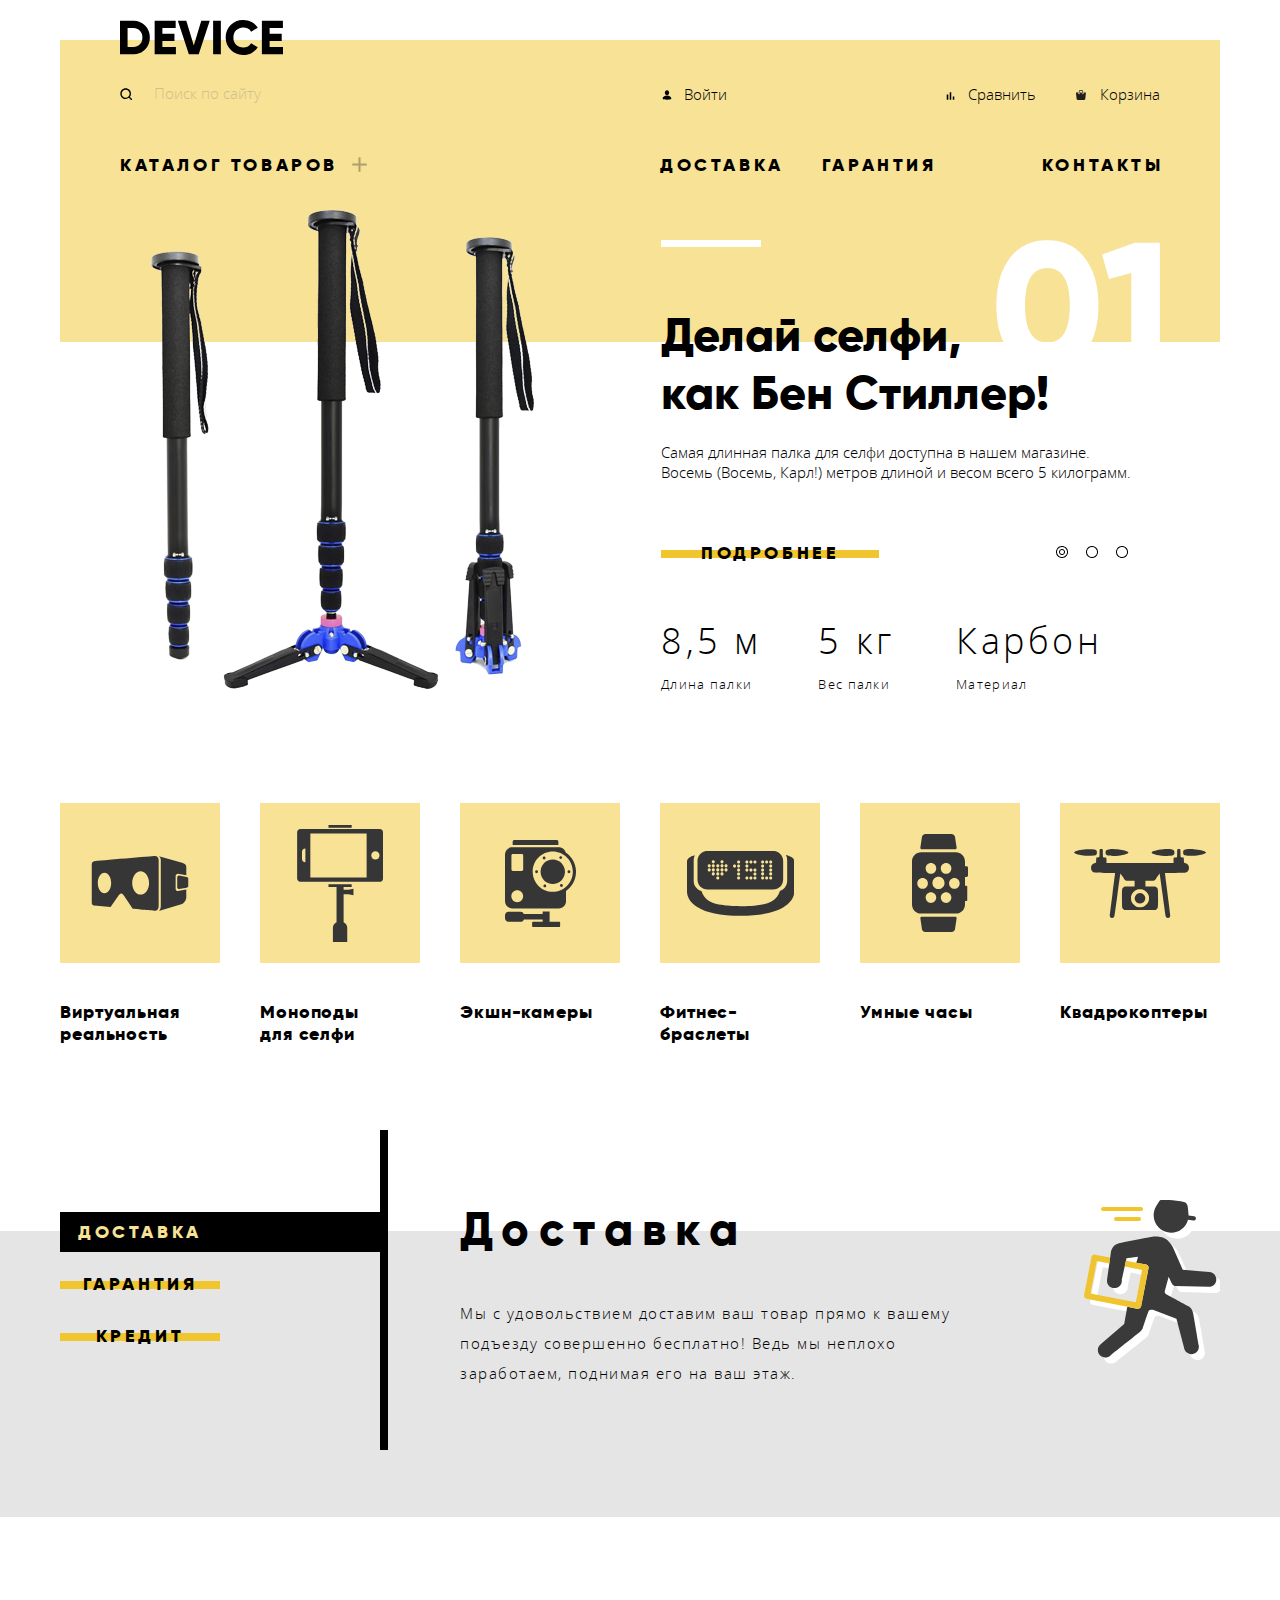
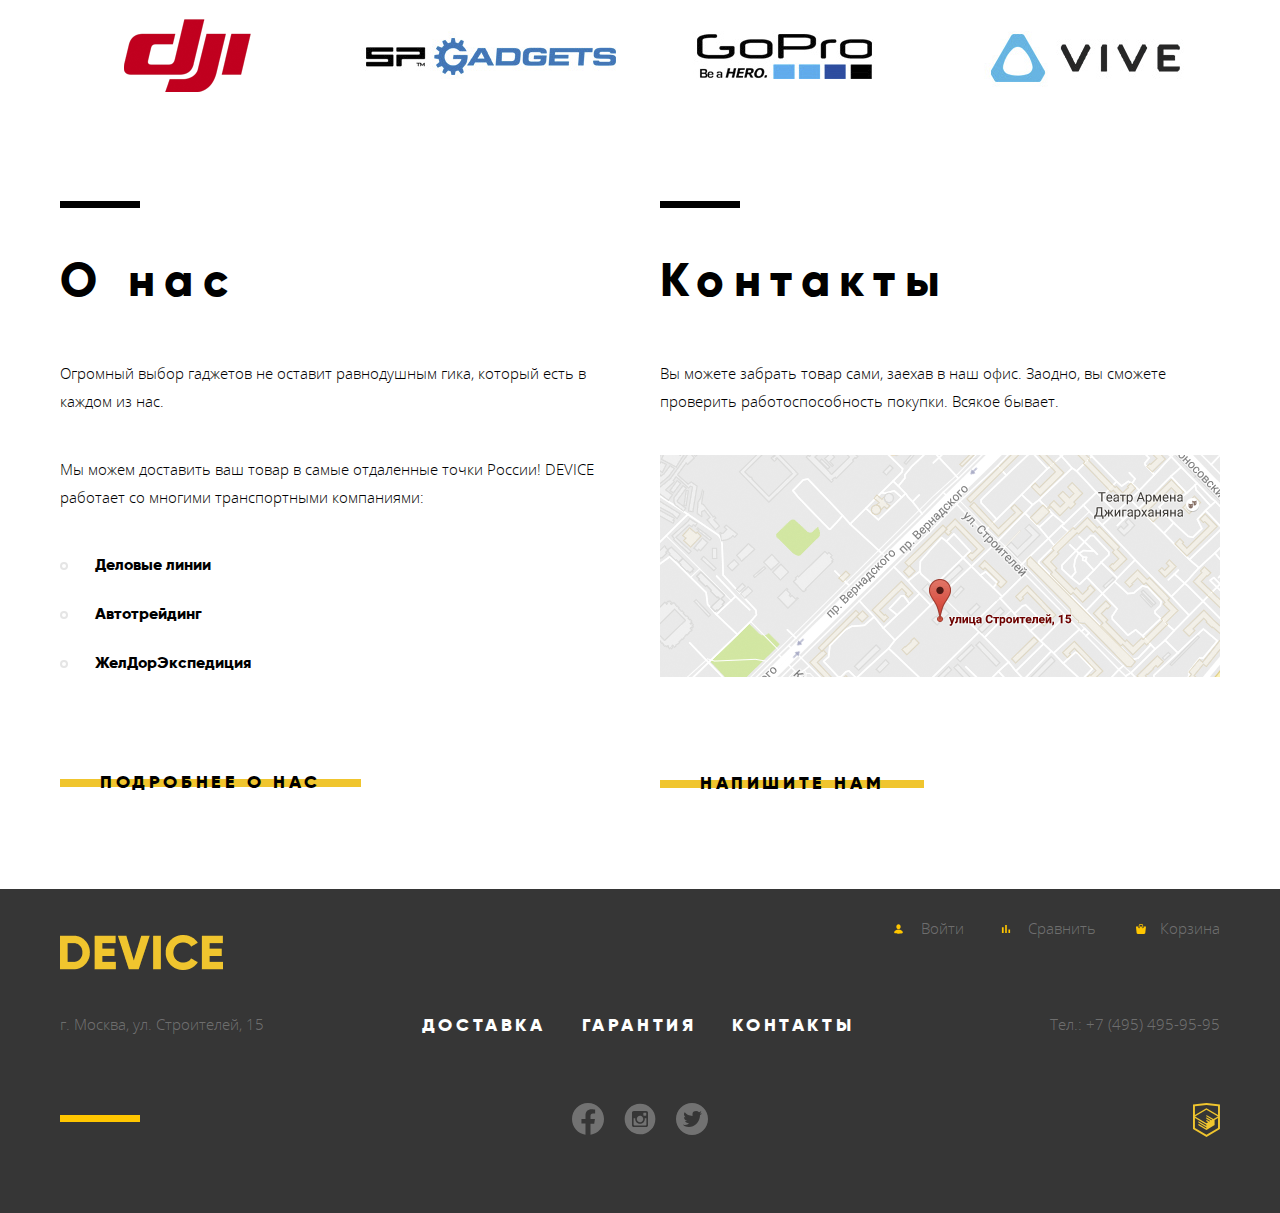
<file: index.html>
<!DOCTYPE html>
<html class="page" lang="ru">
<head>
  <meta charset="utf-8">
  <title>HTML Academy: Девайс</title>
  <link rel="icon" href="favicon.ico?v=4">
  <link rel="preconnect" href="https://fonts.gstatic.com">
  <link href="https://fonts.googleapis.com/css2?family=Roboto&display=swap" rel="stylesheet">
  <link href="css/normalize.css" rel="stylesheet">
  <link href="css/style.min.css" rel="stylesheet">
</head>
<body id="body" class="page-body">
	<header class="main-header">
		<div class="main-logo">
			<a href=""><img alt="Логотип" src="img/logo.svg" width="163" height="35"></a>
		</div>
    <div class="active-block">
      <div class="seach-form-container">
        <form class="seach-form" action="https://echo.htmlacademy.ru/" method="post">
      		<input type="text" id="seach-form" class="seach-form-input" name="seach-form-input" autocomplete="off" placeholder="Поиск по сайту">
          <label for="seach-form"></label>
      		<button class="seach-form-button">Найти</button>
      		<div class="seach-form-line"></div>
      	</form>
      </div>
      <div class="active-block-container">
      	<div class="active-block-elements element-user"><a href=""><img alt="логин" src="img/icon_user_header.svg" width="14" height="14">Войти</a></div>
				<div class="active-block-elements element-compare"><a href=""><img alt="сравнение" src="img/icon_chart_header.svg" width="13" height="14">Сравнить</a></div>
				<div class="active-block-elements element-cart"><a href=""><img alt="корзина" src="img/icon_cart_header.svg" width="10" height="10">Корзина</a></div>
      </div>
    </div>
    <nav class="main-menu">
      <div class="menu-catalog">
      	<a class="main-menu-link" href="catalog.html">каталог товаров</a>
      	<img alt="крест-раскрытие-меню" src="img/cross.png" width="15" height="15">
        <div class="submenu">
          <ul class="submenu-main-list">
            <li><a href="catalog.html">Виртуальная реальность</a></li>
            <li><a href="catalog.html">Моноподы для селфи</a></li>
            <li><a href="catalog.html">Экшн-камеры</a></li>
          </ul>
          <ul class="submenu-main-list">
            <li><a href="catalog.html">Фитнес-браслеты</a></li>
            <li><a href="catalog.html">Умные часы</a></li>
          </ul>
          <ul class="submenu-main-list">
            <li><a href="catalog.html">Квадрокоптер</a></li>
          </ul>
        </div>
      </div>
	    <ul class="main-menu-list">
	      <li class="main-menu-elements"><a class="main-menu-link" href="blank.html">доставка</a></li>
	      <li class="main-menu-elements"><a class="main-menu-link" href="blank.html">гарантия</a></li>
	      <li class="main-menu-elements"><a class="main-menu-link" href="blank.html">контакты</a></li>
	    </ul>
    </nav>
  </header>
  <main class="main">
    <div class="slider-container">
      <div class="slider slide-1" id="slide-1">
        <div class="slider-img">
          <img class="slider-img1" alt="слайд 1" src="img/slide-1.png" width="490" height="486">
        </div>
        <div class="slider-main">
          <div class="slider-main-line"></div>
          <div class="slider-main-number">
            <img alt="цифра 1" src="img/01.png" width="164" height="131">
          </div>
          <h2 class="slider-main-title">Делай селфи,<br>  как Бен Стиллер! </h2>
          <p class="slider-main-text">Самая длинная палка для селфи доступна в нашем магазине.<br>
          Восемь (Восемь, Карл!) метров длиной и весом всего 5 килограмм.
          </p>
          <div class="slider-main-button-container">
            <button class="button-main">Подробнее</button>
          </div>
          <div class="slider-main-atributes">
            <div>
              <h2>8,5 м</h2>
              <p>Длина палки</p>
            </div>
            <div>
              <h2>5 кг</h2>
              <p>Вес палки</p>
            </div>
            <div>
              <h2>Карбон</h2>
              <p>Материал</p>
            </div>
          </div>
        </div>
      </div>
      <div class="slider slide-2" id="slide-2">
     		<div class="slider-img">
          <img class="slider-img2" alt="слайд 2" src="img/slide-2.png" width="490" height="485">
     		</div>
     		<div class="slider-main">
     			<div class="slider-main-line"></div>
     			<div class="slider-main-number">
            <img alt="цифра 2" src="img/02.png" width="194" height="131">
          </div>
     			<h2 class="slider-main-title">Худеем<br> правильно! </h2>
     			<p class="slider-main-text">Мотивирующие фитнес-браслеты помогут найти в себе силы  <br>
     			не пропускать занятия и соблюдать диету.
          </p>
     			<div class="slider-main-button-container">
					 <button class="button-main">Подробнее</button>
				  </div>
				  <div class="slider-main-atributes">
				    <div>
						  <h2>48 часов</h2>
						  <p>Без подзарядки</p>
				    </div>
				  </div>
     	  </div>
     	</div>
     	<div class="slider slide-3" id="slide-3">
     		<div class="slider-img">
          <img class="slider-img3" alt="слайд 3" src="img/slide-3.png" width="526" height="547">
     		</div>
     		<div class="slider-main">
     			<div class="slider-main-line"></div>
     			<div class="slider-main-number">
            <img alt="цифра 3" src="img/03.png" width="196" height="131">
          </div>
     			<h2 class="slider-main-title">Порхает как бабочка,<br>жалит как пчела!</h2>
     			<p class="slider-main-text">Этот обычный, на первый взгляд, квадрокоптер оснащен <br>
     			мощным лазером, замаскированным под стандартную камеру.
     			</p>
     			<div class="slider-main-button-container">
				    <button class="button-main">Подробнее</button>
				  </div>
				  <div class="slider-main-atributes">
				    <div>
						  <h2>800 м</h2>
						  <p>Дальность полета</p>
				    </div>
				    <div>
						  <h2>50 м</h2>
						  <p>Радиус поражения</p>
				    </div>
				  </div>
     		</div>
     	</div>
     	<div class="slider-main-radio">
		    <input  onclick="slideActive1()" class="slider-main-input" type="radio" name="slider-main-input" id="slider-main-radio1" checked>
			  <label class="slider-main-label" for="slider-main-radio1"></label>
    		<input  onclick="slideActive2()" class="slider-main-input" type="radio" name="slider-main-input" id="slider-main-radio2">
    		<label class="slider-main-label" for="slider-main-radio2"></label>
    		<input  onclick="slideActive3()" class="slider-main-input" type="radio" name="slider-main-input" id="slider-main-radio3">
    		<label class="slider-main-label" for="slider-main-radio3"></label>
		  </div>
    </div>
    <div class="main-catalog">
     	<div class="main-catalog-elements">
     		<a href="catalog.html" class="main-catalog-img">
     			<img alt="Виртуальная реальность" src="img/popular-1.svg" width="98" height="55">
     		</a>
     		<a class="main-catalog-elements-text" href="catalog.html">Виртуальная<br> реальность</a>
     	</div>
     	<div class="main-catalog-elements">
     		<a href="catalog.html" class="main-catalog-img">
     			<img alt="Моноподы" src="img/popular-2.svg" width="86" height="117">
     		</a>
			  <a class="main-catalog-elements-text" href="catalog.html">Моноподы<br> для селфи</a>
     	</div>
     	<div class="main-catalog-elements">
     		<a href="catalog.html" class="main-catalog-img">
     			<img alt="Экшн-камеры" src="img/popular-3.svg" width="71" height="87">
     		</a>
     		<a class="main-catalog-elements-text" href="catalog.html">Экшн-камеры</a>
     	</div>
     	<div class="main-catalog-elements">
     		<a href="catalog.html" class="main-catalog-img">
     			<img alt="Фитнес-браслеты" src="img/popular-4.svg" width="107" height="65">
     		</a>
     		<a class="main-catalog-elements-text" href="catalog.html">Фитнес-<br>браслеты</a>
     	</div>
     	<div class="main-catalog-elements">
     		<a href="catalog.html" class="main-catalog-img">
     			<img  alt="Умные часы" src="img/popular-5.svg" width="56" height="98">
     		</a>
     		<a class="main-catalog-elements-text" href="catalog.html">Умные часы</a>	
     	</div>
     	<div class="main-catalog-elements">
     		<a href="catalog.html" class="main-catalog-img">
     			<img alt="Квадрокоптеры" src="img/popular-6.svg" width="132" height="69">
     		</a>
     		<a class="main-catalog-elements-text" href="catalog.html">Квадрокоптеры</a>
     	</div>
    </div>
    <div class="info-container">
     	<div class="info">
     		<div class="info-slider">
     			<input onclick="infoSlideActive1()" class="info-slider-input" type="radio" name="button" checked id="info-slider-delivery">
     			<label class="info-slider-label" for="info-slider-delivery">Доставка</label>
     			<input  onclick="infoSlideActive2()"  class="info-slider-input" type="radio" name="button" id="info-slider-garanty">
     			<label class="info-slider-label" for="info-slider-garanty">Гарантия</label>
     			<input onclick="infoSlideActive3()" class="info-slider-input" type="radio" name="button" id="info-slider-credit">
     			<label class="info-slider-label" for="info-slider-credit">Кредит</label>
     		</div>
     		<div class="right-side right-side1" id="right-side1">
     			<h2 class="right-side-title">Доставка</h2>
     			<p class="right-side-text">
     				Мы с удовольствием доставим ваш товар прямо к 
     				вашему подъезду совершенно бесплатно!  
     				Ведь мы неплохо <br>заработаем, поднимая его на ваш этаж.
     			</p>
     			<img alt="курьер" class="right-side-img" src="img/delivery.svg" width="136" height="164">
     		</div>
     		<div class="right-side right-side2" id="right-side2">
     			<h2 class="right-side-title">Гарантия</h2>
     			<p class="right-side-text">
     				Если из-за возгорания купленного у нас товара у вас сгорит дом — 
     				не переживайте, мы выдадим вам новый.<br>
     				Товар, не дом, конечно же.
     			</p>
     			<img alt="гарантия" class="right-side-img" src="img/warranty.svg" width="171" height="195">
     		</div>
     		<div class="right-side right-side3" id="right-side3">
     			<h2 class="right-side-title">Кредит</h2>
     			<p class="right-side-text">
     				Залезть в долговую яму стало проще! Кредитные консультанты 
     				подберут для вас наиболее выгодные <br>
     				условия кредита. Выгодные для нашего банка, разумеется.
     			</p>
     			<img alt="кредит" class="right-side-img" src="img/credit.svg" width="156" height="188">
     		</div>
     	</div>
    </div>	
    <div class="partners">
     	<a href="#"><img alt="партнер1" src="img/logo-1.png" width="260" height="100"> </a>
     	<a href="#"><img alt="партнер2" src="img/logo-2.png" width="260" height="100"> </a>
     	<a href="#"><img alt="партнер3" src="img/logo-3.png" width="260" height="100"> </a>
     	<a href="#"><img alt="партнер4" src="img/logo-4.png" width="260" height="100"> </a>
    </div>
    <div class="contact-info">
     	<div class="about-us">
     		<div class="top-line"></div>
     		<h2 class="about-us-title">О нас</h2>
     		<p class="about-us-text">Огромный выбор гаджетов не оставит равнодушным гика, который есть в каждом из нас.</p>
     		<p class="about-us-text">Мы можем доставить ваш товар в самые отдаленные точки России! DEVICE<br> работает со многими транспортными компаниями:</p>
     		<ul class="about-us-delivery">
     			<li>Деловые линии</li>
     			<li>Автотрейдинг</li>
     			<li>ЖелДорЭкспедиция</li>
     		</ul>
     		<button class="button-main testt">подробнее о нас</button>
     	</div>
     	<div class="contacts">
     		<div class="top-line"></div>
     		<h2 class="contacts-title">Контакты</h2>
     		<p class="contacts-text">
     		Вы можете забрать товар сами, заехав в наш офис. Заодно, вы сможете проверить работоспособность покупки. Всякое бывает.
     		</p>
     		<div class="map" onclick="showMap()">
     			<img alt="Карта" src="img/map.png" width="560" height="222">    			
     		</div>
     		<button onclick="openFeedbackForm()" class="button-main">напишите нам</button>
     	</div>
    </div> 
  </main>
  <footer class="footer-container">
   	<div class="main-footer">
   		<div class="footer-column-1">
   			<div class="footer-img">
   				<a href=""> <img alt="Логотип" src="img/-e-logo.png" width="163" height="35"></a>
   			</div>
   			<div class="footer-active-block-container">
      		<div class="footer-active-block-elements footer-active-1"><a class="footer-active-block-elements-link" href=""><img alt="логин" src="img/icon_user.svg" width="13" height="14">Войти</a></div>
					<div class="footer-active-block-elements footer-active-2"><a class="footer-active-block-elements-link" href=""><img alt="сравнить" src="img/icon_chart.svg" width="14" height="14">Сравнить</a></div>
					<div class="footer-active-block-elements footer-active-3"><a class="footer-active-block-elements-link" href=""><img alt="корзина" src="img/icon_cart.svg" width="10" height="10">Корзина</a></div>
				</div>
      </div>
      <div class="footer-column-2">
      	<div class="adress"><p>г. Москва, ул. Строителей, 15</p></div>
      	<ul class="footer-menu">
      		<li class="footer-menu-elements"><a href="blank.html">доставка</a></li>
      		<li class="footer-menu-elements"><a href="blank.html">гарантия</a></li>
      		<li class="footer-menu-elements"><a href="blank.html">контакты</a></li>
      	</ul>
      	<div class="tel">
      		<p>Тел.:<a href="tel:+74954959595"> +7 (495) 495-95-95</a></p>
      	</div>
      </div>
      <div class="footer-column-3">
      	<div class="footer-line"></div>
      	<ul class="social">
      		<li><a href=""><img alt="facebook" src="img/icon_facebook.svg" width="32" height="32"></a></li>
      		<li><a href=""><img alt="instagram" src="img/icon_instagram.svg" width="32" height="32"></a></li>
      		<li><a href=""><img alt="twitter" src="img/icon_twitter.svg" width="32" height="32"></a></li>
      	</ul>
      	<div class="creator"><a href="https://htmlacademy.ru/intensive/htmlcss"><img alt="создатель сайта" src="img/logo-html.svg" width="27" height="34"></a></div>
      </div>
   	</div>
  </footer>  
  <div class="full-map" id="full-map">
    <a href="https://www.google.ng/maps/place/School+number+118/@55.6866384,37.5275834,16.79z/data=!4m5!3m4!1s0x46b54cf6f5f5c4ad:0xbce6da52bb328417!8m2!3d55.687031!4d37.529618?hl=nl">
      <img alt="большая карта" src="img/map-big.png" width="994" height="539">
    </a>
    <button onclick="closeMap()" class="button-close"></button>
  </div>
  <div class="feedback-form-container" id="feedback-form-container">
   	<form class="feedback-form" action="https://echo.htmlacademy.ru/" method="post">
   		<div class="feedback-form-name">
   		<p>Ваше имя:</p>
   		<input id="feedback-form-name-input" class="feedback-form-name-input" type="text" name="name" placeholder="Имя Фамилия">
      <label for="feedback-form-name-input"></label>
   		</div>
   		<div class="feedback-form-email">
   		<p>Ваш e-mail:</p>	
   		<input id="feedback-form-name-email" class="feedback-form-name-input" type="email" name="email" placeholder="email@example.com">
      <label for="feedback-form-name-email"></label>
   		</div>
   		<div class="feedback-form-textarea"> 
   		<p>Текст письма:</p>	
   		<textarea id="feedback-form-name-textarea" class="feedback-form-name-textarea" name="message" placeholder="В свободной форме"></textarea>
      <label for="feedback-form-name-textarea"></label>
   		</div>
   		<button class="button-feedback">отправить</button>
   	</form>
   	<button onclick="closeFeedbackForm()" class="button-close"></button>
  </div>
  <script src="js/script.min.js"></script>
</body>
</file>
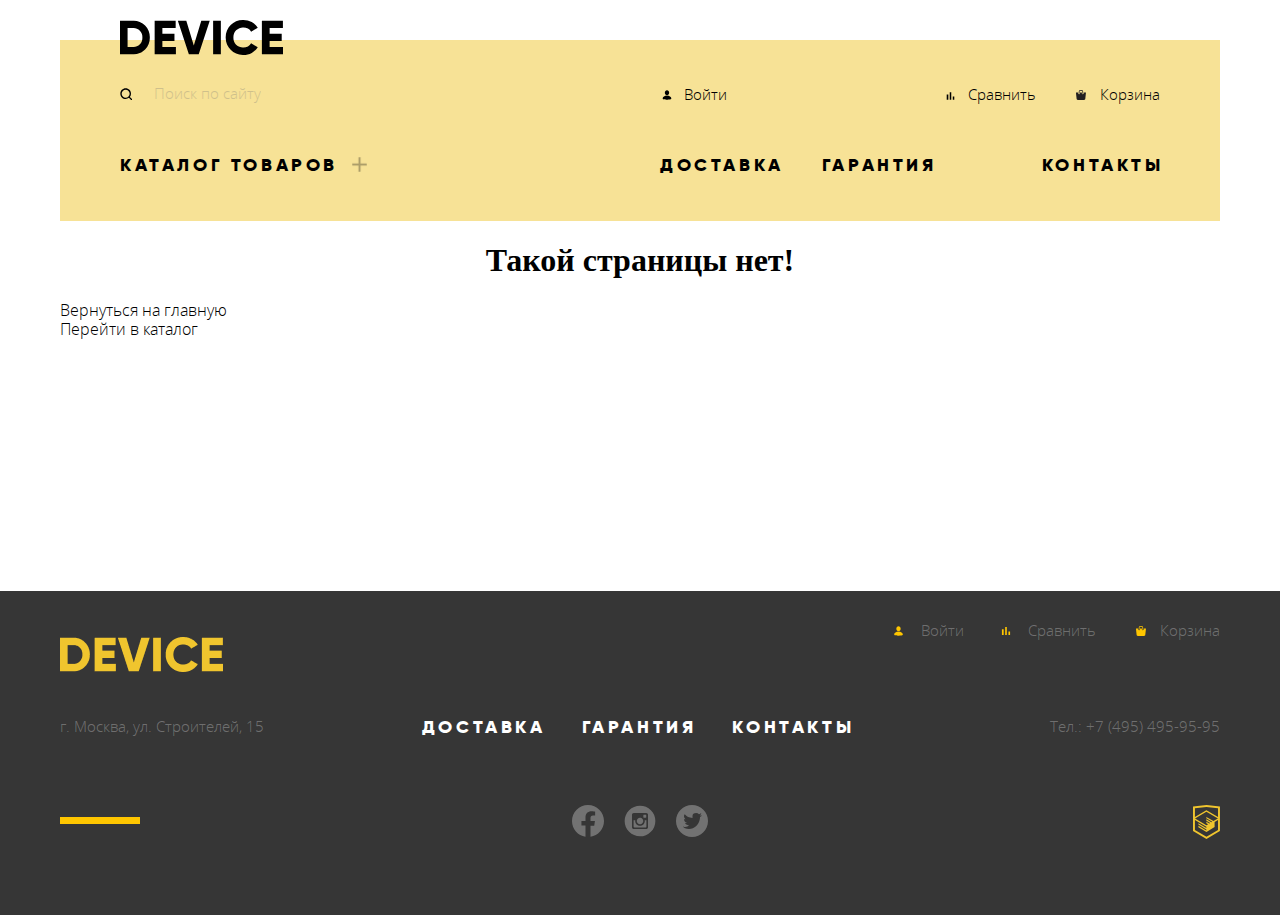
<file: blank.html>
<!DOCTYPE html>
<html class="page" lang="ru">
<head>
  <meta charset="utf-8">
  <title>HTML Academy: Девайс</title>
  <link rel="icon" href="favicon.ico?v=4">
  <link rel="preconnect" href="https://fonts.gstatic.com">
  <link href="https://fonts.googleapis.com/css2?family=Roboto&display=swap" rel="stylesheet">
  <link href="css/normalize.css" rel="stylesheet">
  <link href="css/style.min.css" rel="stylesheet">
</head>
<body id="body" class="page-body">
  <header class="main-header">
    <div class="main-logo">
      <a href=""><img alt="Логотип" src="img/logo.svg" width="163" height="35"></a>
    </div>
    <div class="active-block">
      <div class="seach-form-container">
        <form class="seach-form" action="https://echo.htmlacademy.ru/" method="post">
          <input type="text" id="seach-form" class="seach-form-input" name="seach-form-input" autocomplete="off" placeholder="Поиск по сайту">
          <label for="seach-form"></label>
          <button class="seach-form-button">Найти</button>
          <div class="seach-form-line"></div>
        </form>
      </div>
      <div class="active-block-container">
        <div class="active-block-elements element-user"><a href=""><img alt="логин" src="img/icon_user_header.svg" width="14" height="14">Войти</a></div>
        <div class="active-block-elements element-compare"><a href=""><img alt="сравнение" src="img/icon_chart_header.svg" width="13" height="14">Сравнить</a></div>
        <div class="active-block-elements element-cart"><a href=""><img alt="корзина" src="img/icon_cart_header.svg" width="10" height="10">Корзина</a></div>
      </div>
    </div>
    <nav class="main-menu">
      <div class="menu-catalog">
        <a class="main-menu-link" href="catalog.html">каталог товаров</a>
        <img alt="крест-раскрытие-меню" src="img/cross.png" width="15" height="15">
        <div class="submenu">
          <ul class="submenu-main-list">
            <li><a href="catalog.html">Виртуальная реальность</a></li>
            <li><a href="catalog.html">Моноподы для селфи</a></li>
            <li><a href="catalog.html">Экшн-камеры</a></li>
          </ul>
          <ul class="submenu-main-list">
            <li><a href="catalog.html">Фитнес-браслеты</a></li>
            <li><a href="catalog.html">Умные часы</a></li>
          </ul>
          <ul class="submenu-main-list">
            <li><a href="catalog.html">Квадрокоптер</a></li>
          </ul>
        </div>
      </div>
      <ul class="main-menu-list">
        <li class="main-menu-elements"><a class="main-menu-link" href="blank.html">доставка</a></li>
        <li class="main-menu-elements"><a class="main-menu-link" href="blank.html">гарантия</a></li>    
        <li class="main-menu-elements"><a class="main-menu-link" href="blank.html">контакты</a></li>        
      </ul>
    </nav>
  </header>
  <main class="main-blank">
    <h1>Такой страницы нет!</h1>
    <a href="index.html">Вернуться на главную</a><br>
    <a href="catalog.html">Перейти в каталог</a>
  </main>
  <footer class="footer-container">
    <div class="main-footer">
      <div class="footer-column-1">
        <div class="footer-img">
          <a href=""> <img alt="Логотип" src="img/-e-logo.png" width="163" height="35"></a>
        </div>
        <div class="footer-active-block-container">
          <div class="footer-active-block-elements footer-active-1"><a class="footer-active-block-elements-link" href=""><img alt="логин" src="img/icon_user.svg" width="13" height="14">Войти</a></div>
          <div class="footer-active-block-elements footer-active-2"><a class="footer-active-block-elements-link" href=""><img alt="сравнить" src="img/icon_chart.svg" width="14" height="14">Сравнить</a></div>
          <div class="footer-active-block-elements footer-active-3"><a class="footer-active-block-elements-link" href=""><img alt="корзина" src="img/icon_cart.svg" width="10" height="10">Корзина</a></div>
        </div>
      </div>
      <div class="footer-column-2">
        <div class="adress"><p>г. Москва, ул. Строителей, 15</p></div>
        <ul class="footer-menu">
          <li class="footer-menu-elements"><a href="blank.html">доставка</a></li>
          <li class="footer-menu-elements"><a href="blank.html">гарантия</a></li>
          <li class="footer-menu-elements"><a href="blank.html">контакты</a></li>
        </ul>
        <div class="tel">
          <p>Тел.:<a href="tel:+74954959595"> +7 (495) 495-95-95</a></p>
        </div>
      </div>
      <div class="footer-column-3">
        <div class="footer-line"></div>
        <ul class="social">
          <li><a href=""><img alt="facebook" src="img/icon_facebook.svg" width="32" height="32"></a></li>
          <li><a href=""><img alt="instagram" src="img/icon_instagram.svg" width="32" height="32"></a></li>
          <li><a href=""><img alt="twitter" src="img/icon_twitter.svg" width="32" height="32"></a></li>
        </ul>
        <div class="creator"><a href="https://htmlacademy.ru/intensive/htmlcss"><img alt="создатель сайта" src="img/logo-html.svg" width="27" height="34"></a></div>
      </div>
    </div>
  </footer>  
</body>
</file>
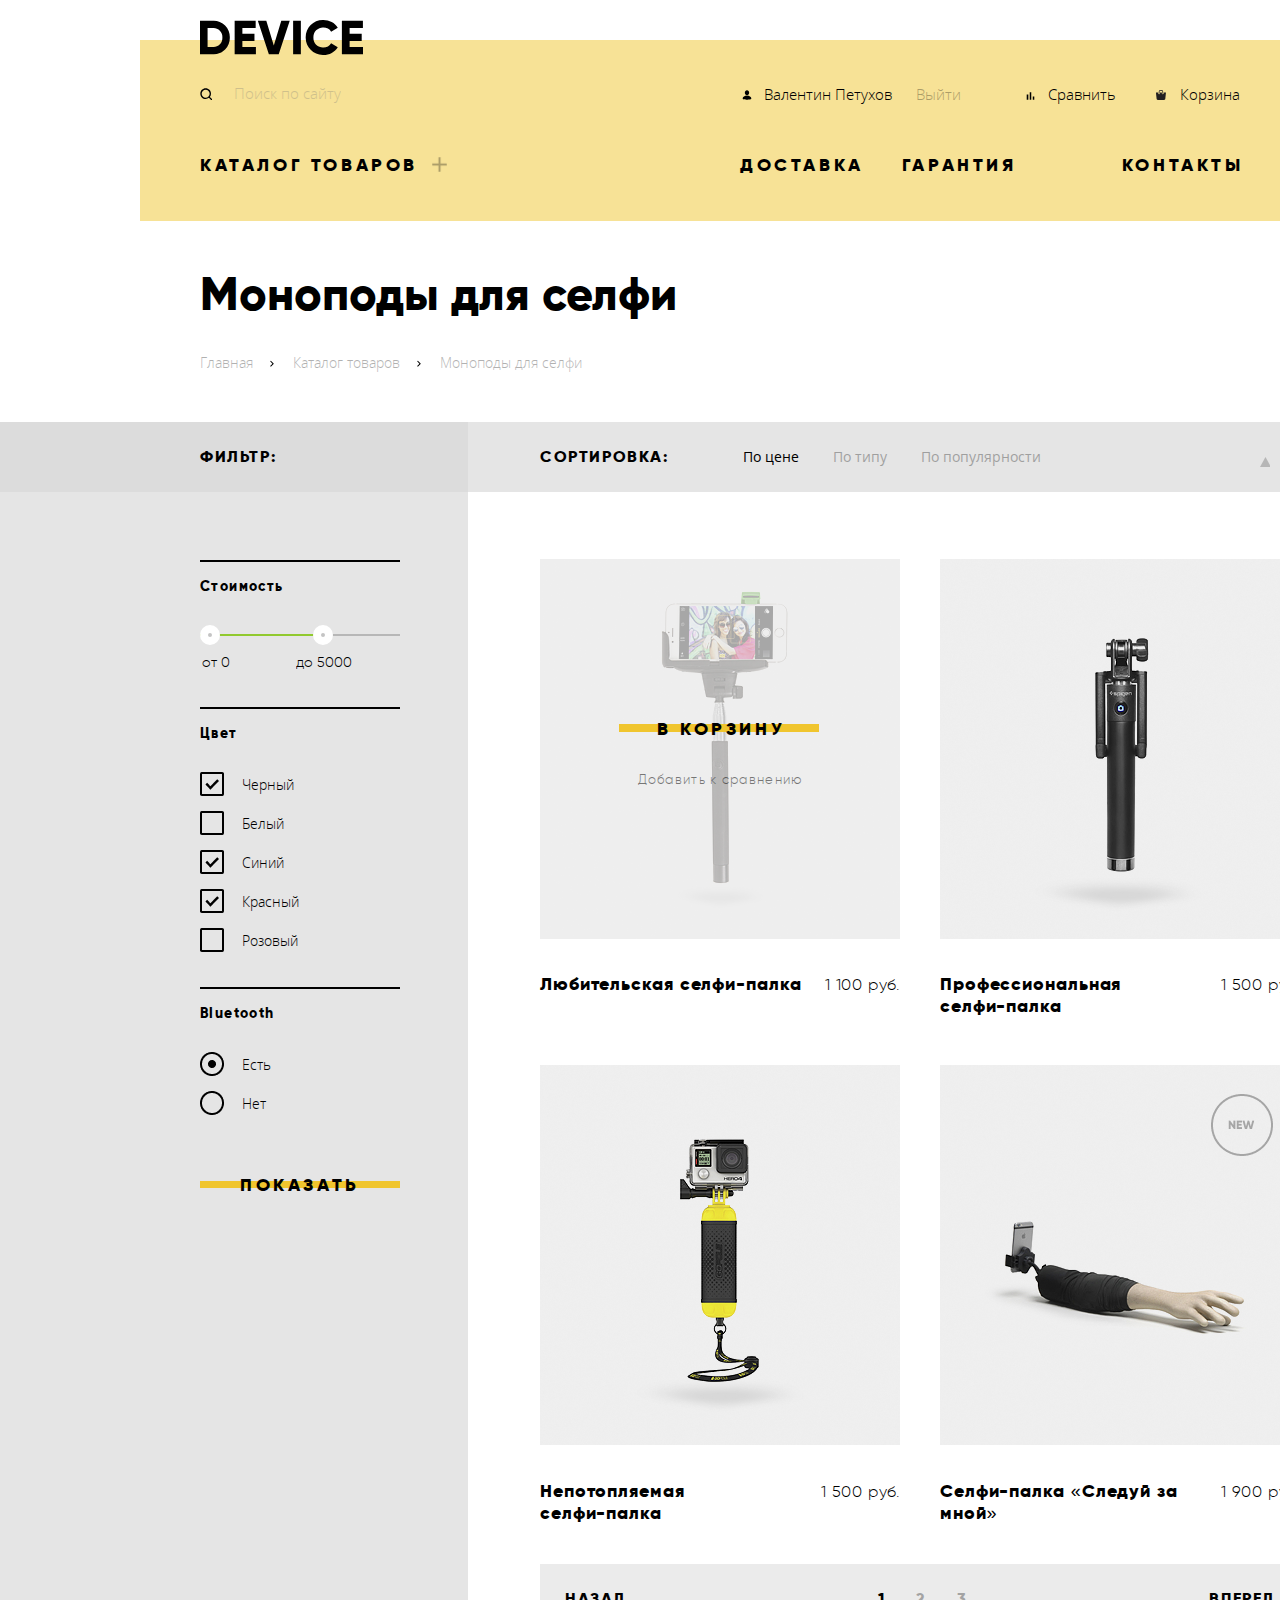
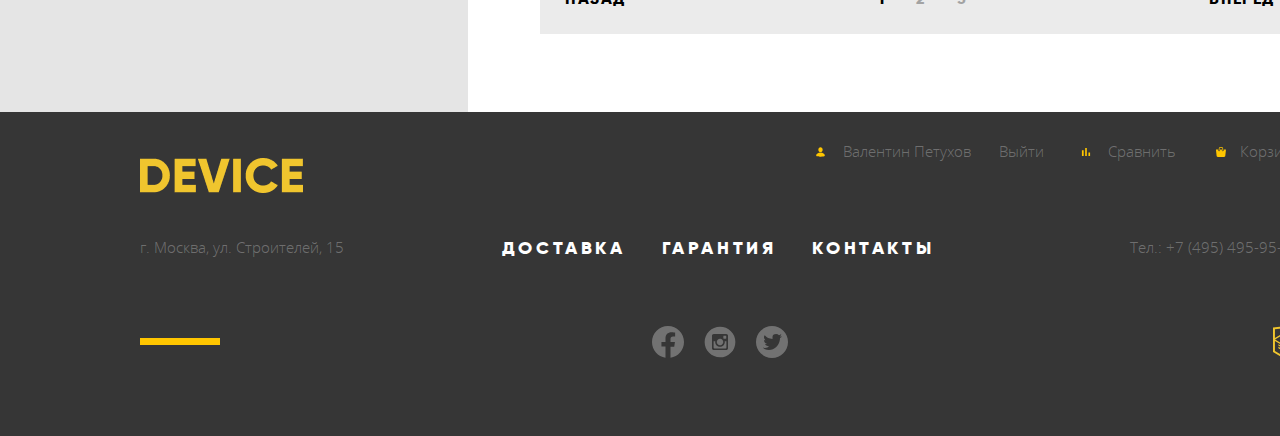
<file: catalog.html>
<!DOCTYPE html>
<html class="page" lang="ru">
<head>
  <meta charset="utf-8">
  <title>HTML Academy: Девайс</title>
  <link rel="icon" href="favicon.ico?v=4">
  <link rel="preconnect" href="https://fonts.gstatic.com">
  <link href="https://fonts.googleapis.com/css2?family=Roboto&display=swap" rel="stylesheet">
  <link href="css/normalize.css" rel="stylesheet">
  <link href="css/style.min.css" rel="stylesheet">
</head>
<body id="body" class="page-body">
	<header class="main-header">
		<div class="main-logo">
			<a href="index.html"><img alt="Логотип" src="img/logo.svg" width="163" height="35"></a>
		</div>
    <div class="active-block">
      <div class="seach-form-container">
        <form class="seach-form" action="https://echo.htmlacademy.ru/" method="post">
      		<input type="text" id="seach-form" class="seach-form-input" name="seach-form-input" autocomplete="off" placeholder="Поиск по сайту">
          <label for="seach-form"></label>
      		<button class="seach-form-button">Найти</button>
      		<div class="seach-form-line"></div>
      	</form>
      </div>
      <div class="active-block-container">
      	<div class="active-block-elements element-user">
          <a href=""><img alt="логин" src="img/icon_user_header.svg" width="14" height="14">Валентин Петухов</a>
          <a href="" class="element-user-inlogin">Выйти</a>
        </div>
				<div class="active-block-elements element-compare"><a href=""><img alt="сравнение" src="img/icon_chart_header.svg" width="13" height="14">Сравнить</a></div>
				<div class="active-block-elements element-cart"><a href=""><img alt="корзина" src="img/icon_cart_header.svg" width="10" height="10">Корзина</a></div>
      </div>
    </div>
    <nav class="main-menu">
      <div class="menu-catalog">
      	<a class="main-menu-link" href="catalog.html">каталог товаров</a>
      	<img alt="крест-раскрытие-меню" src="img/cross.png" width="15" height="15">
        <div class="submenu">
          <ul class="submenu-main-list">
            <li><a href="catalog.html">Виртуальная реальность</a></li>
            <li><a href="catalog.html">Моноподы для селфи</a></li>
            <li><a href="catalog.html">Экшн-камеры</a></li>
          </ul>
          <ul class="submenu-main-list">
            <li><a href="catalog.html">Фитнес-браслеты</a></li>
            <li><a href="catalog.html">Умные часы</a></li>
          </ul>
          <ul class="submenu-main-list">
            <li><a href="catalog.html">Квадрокоптер</a></li>
          </ul>
        </div>
      </div>
	    <ul class="main-menu-list">
	      <li class="main-menu-elements"><a class="main-menu-link" href="blank.html">доставка</a></li>
	      <li class="main-menu-elements"><a class="main-menu-link" href="blank.html">гарантия</a></li>
	      <li class="main-menu-elements"><a class="main-menu-link" href="blank.html">контакты</a></li>
	    </ul>
    </nav>
  </header>
  <main class="main">
    <div class="main-catalog-container">
      <h2 class="catalog-title">Моноподы для селфи</h2>
      <div class="breadcrumbs">
        <ul class="breadcrumbs-list">
          <li class="breadcrumbs-list-elements"><a href=""> Главная</a></li>
          <li class="breadcrumbs-list-elements"><a href=""> Каталог товаров</a></li>
          <li class="breadcrumbs-list-elements"><a> Моноподы для селфи</a></li>
        </ul>
      </div>
    </div>
    <div class="filter-max-container">
      <div class="filter-inner-container">
        <div class="filter-title">
          <h2>Фильтр:</h2>
        </div>
        <div class="sorting-container">
          <h2>сортировка:</h2>
          <form class="sorting-container-form" action="https://echo.htmlacademy.ru/" method="post">
            <div class="container-form-option">
              <input id="sorting-radio-button1" class="sorting-radio-button" type="radio" name="sorting-radio" checked>
              <label class="sorting-radio-label" for="sorting-radio-button1">По цене</label>
              <input id="sorting-radio-button2" class="sorting-radio-button" type="radio" name="sorting-radio">
              <label class="sorting-radio-label" for="sorting-radio-button2">По типу</label>
              <input id="sorting-radio-button3" class="sorting-radio-button" type="radio" name="sorting-radio">
              <label class="sorting-radio-label" for="sorting-radio-button3">По популярности</label>
            </div>
            <div class="container-form-minmax">
              <input id="sorting-minmax-button1" class="sorting-radio-button" type="radio" name="sorting-radio-minmax">
              <label class="sorting-minmax sorting-max-label" for="sorting-minmax-button1"></label>
              <input id="sorting-minmax-button2" class="sorting-radio-button" type="radio" name="sorting-radio-minmax" checked>
              <label class="sorting-minmax sorting-min-label" for="sorting-minmax-button2"></label>
            </div>
          </form>
        </div>
      </div>
    </div>   
    <div class="catalog-max-container">
      <div class="catalog-inner-container">
        <div class="filter">
          <form action="https://echo.htmlacademy.ru/" method="post">
            <div class="filter-top-line">
              <fieldset class="filter-price">
                <legend class="filter-legend">Стоимость</legend>
                <div class="range">
                  <div class="range-scale">
                    <div class="range-line1"></div>
                    <div class="range-line2"></div>
                    <div class="toggle toggle1"></div>
                    <div class="toggle toggle2"></div>
                  </div>
                  <div class="range-input">
                    <input id="min-range" type="text" class="range-text min-range" placeholder="от 0">
                    <label for="min-range"></label>
                    <input id="max-range" type="text" class="range-text max-range" placeholder="до 5000">
                    <label for="max-range"></label>
                  </div>
                </div>
              </fieldset>
            </div>
            <div class="filter-top-line">
              <fieldset class="filter-color"> 
                <legend class="filter-legend">Цвет</legend>
                <ul class="filter-checkbox-list">
                  <li class="filter-checkbox-elements">
                    <input type="checkbox" name="filter-checkbox-black" class="filter-checkbox-button" id="filter-checkbox-button1" checked>
                    <label class="filter-checkbox-label" for="filter-checkbox-button1"></label>
                    <p>Черный</p>
                  </li>
                  <li class="filter-checkbox-elements">
                    <input type="checkbox" name="filter-checkbox-white" class="filter-checkbox-button" id="filter-checkbox-button2">
                    <label class="filter-checkbox-label" for="filter-checkbox-button2"></label>
                    <p>Белый</p>
                  </li>
                  <li class="filter-checkbox-elements">
                    <input type="checkbox" name="filter-checkbox-blue" class="filter-checkbox-button" id="filter-checkbox-button3" checked>
                    <label class="filter-checkbox-label" for="filter-checkbox-button3"></label>
                    <p>Синий</p>
                  </li>
                  <li class="filter-checkbox-elements">
                    <input type="checkbox" name="filter-checkbox-red" class="filter-checkbox-button" id="filter-checkbox-button4" checked>
                    <label class="filter-checkbox-label" for="filter-checkbox-button4"></label>
                    <p>Красный</p>
                  </li>
                  <li class="filter-checkbox-elements">
                    <input type="checkbox" name="filter-checkbox-pink" class="filter-checkbox-button" id="filter-checkbox-button5">
                    <label class="filter-checkbox-label" for="filter-checkbox-button5"></label>
                    <p>Розовый</p>
                  </li>
                </ul>
              </fieldset>
            </div>  
            <div class="filter-top-line">
              <fieldset class="filter-bluetooth">
                <legend class="filter-legend">Bluetooth</legend>
                <ul class="filter-radio-list">
                  <li class="filter-radio-elements">
                    <input type="radio" name="filter-radio-button" class="filter-radio-button" id="filter-radio-button1" checked>
                    <label class="filter-radio-label" for="filter-radio-button1"></label>
                    <p>Есть</p>
                  </li>
                  <li class="filter-radio-elements">
                    <input type="radio" name="filter-radio-button" class="filter-radio-button" id="filter-radio-button2">
                    <label class="filter-radio-label" for="filter-radio-button2"></label>
                    <p>Нет</p>
                  </li>
                </ul>   
              </fieldset>
            </div>  
            <button class="button-filter">показать</button>
          </form>
        </div>
        <div class="catalog">
          <div class="catalog-elements">
            <div class="catalog-elements-hover-active">
              <div class="button-main-container">
                <button class="button-main-catalog">в корзину</button>
                <div class="button-main-catalog-background"></div>
                </div>
                <a class="catalog-elements-link" href="">Добавить к сравнению</a>
              </div>
              <img alt="товар1" src="img/item-1.jpg" width="360" height="380">
              <div class="catalog-elements-text">
                <a href="blank.html"><p class="catalog-elements-text-description">Любительская селфи-палка</p></a>
                <p class="catalog-elements-text-cell">1 100 руб.</p>
              </div>
            </div>
            <div class="catalog-elements">
              <div class="catalog-elements-hover">
                <div class="button-main-container">
                  <button class="button-main-catalog">в корзину</button>
                  <div class="button-main-catalog-background"></div>
                </div>
                <a class="catalog-elements-link" href="">Добавить к сравнению</a>
              </div>
              <img alt="товар2" src="img/item-2.jpg" width="360" height="380">
              <div class="catalog-elements-text">
                <a href="blank.html"><p class="catalog-elements-text-description">Профессиональная<br> селфи-палка </p></a>
                <p class="catalog-elements-text-cell">1 500 руб.</p>
              </div>
            </div>
            <div class="catalog-elements">
              <div class="catalog-elements-hover">
                <div class="button-main-container">
                  <button class="button-main-catalog">в корзину</button>
                  <div class="button-main-catalog-background"></div>
                </div>
                <a class="catalog-elements-link" href="">Добавить к сравнению</a>
              </div>
              <img alt="товар3" src="img/item-3.jpg" width="360" height="380">
              <div class="catalog-elements-text">
                <a href="blank.html"><p class="catalog-elements-text-description">Непотопляемая<br> селфи-палка</p></a>
                <p class="catalog-elements-text-cell">1 500 руб.</p>
              </div>
            </div>
            <div class="catalog-elements">
              <div class="new-catalog-element"></div>
              <div class="catalog-elements-hover">
                <div class="button-main-container">
                <button class="button-main-catalog">в корзину</button>
                <div class="button-main-catalog-background"></div>
              </div>
              <a class="catalog-elements-link" href="">Добавить к сравнению</a>
            </div>
            <img alt="товар4" src="img/item-4.jpg" width="360" height="380">
            <div class="catalog-elements-text">
              <a href="blank.html"><p class="catalog-elements-text-description">Селфи-палка «Следуй за <br>мной»</p></a>
              <p class="catalog-elements-text-cell">1 900 руб.</p>
            </div>
          </div>
          <div class="paginator-container">
            <div class="paginator">
              <a class="paginator-list-back" href="">назад</a>
              <ul class="paginator-list">
                <li class="paginator-list-elements"><a class="paginator-active-page" href="">1</a></li>
                <li class="paginator-list-elements"><a href="">2</a></li>
                <li class="paginator-list-elements"><a href="">3</a></li>
              </ul>
              <a class="paginator-list-forward" href="">вперед</a>
            </div>
          </div>
        </div>
      </div>  
    </div>
  </main>
  <footer class="footer-container">
   	<div class="main-footer">
   		<div class="footer-column-1">
   			<div class="footer-img">
   				<a href=""> <img alt="Логотип" src="img/-e-logo.png" width="163" height="35"></a>
   			</div>
   			<div class="footer-active-block-container">
      		<div class="footer-active-block-elements footer-active-1">
            <a href="">
              <img alt="логин" src="img/icon_user.svg" width="13" height="14">Валентин Петухов</a>
            <a href="" class="footer-element-user-inlogin">Выйти</a>
          </div>
					<div class="footer-active-block-elements footer-active-2"><a class="footer-active-block-elements-link" href=""><img alt="сравнить" src="img/icon_chart.svg" width="14" height="14">Сравнить</a></div>
					<div class="footer-active-block-elements footer-active-3"><a class="footer-active-block-elements-link" href=""><img alt="корзина" src="img/icon_cart.svg" width="10" height="10">Корзина</a></div>
				</div>
      </div>
      <div class="footer-column-2">
      	<div class="adress"><p>г. Москва, ул. Строителей, 15</p></div>
      	<ul class="footer-menu">
      		<li class="footer-menu-elements"><a href="blank.html">доставка</a></li>
      		<li class="footer-menu-elements"><a href="blank.html">гарантия</a></li>
      		<li class="footer-menu-elements"><a href="blank.html">контакты</a></li>
      	</ul>
      	<div class="tel">
      		<p>Тел.:<a href="tel:+74954959595"> +7 (495) 495-95-95</a></p>
      	</div>
      </div>
      <div class="footer-column-3">
      	<div class="footer-line"></div>
      	<ul class="social">
      		<li><a href=""><img alt="facebook" src="img/icon_facebook.svg" width="32" height="32"></a></li>
      		<li><a href=""><img alt="instagram" src="img/icon_instagram.svg" width="32" height="32"></a></li>
      		<li><a href=""><img alt="twitter" src="img/icon_twitter.svg" width="32" height="32"></a></li>
      	</ul>
      	<div class="creator"><a href="https://htmlacademy.ru/intensive/htmlcss"><img alt="создатель сайта" src="img/logo-html.svg" width="27" height="34"></a></div>
      </div>
   	</div>
  </footer>  
  <script src="js/script.min.js"></script>
</body>
</file>
<file: css/style.min.css>
:root{--basic-backgound-white:rgba(255,255,255,1);--basic-backgound-white-opacity03:rgba(255,255,255,0.3);--basic-backgound-black:rgba(0,0,0,1);--basic-backgound-dark:rgba(54,54,54,1);--basic-grey:rgba(70,70,70,1);--special-yellow-dark:rgba(240,197,46,1);--special-yellow-light:rgba(247,226,150,1);--basic-grey-light:rgba(229,229,229,1);--special-green:rgba(145,201,47,1);--toggle-color:rgba(196,196,196,1);--footer-line:rgba(255,198,0,1);--filter-grey:rgba(220,220,220,1);--catalog-elements-hover:rgba(238,238,238,0.7);--paginator-grey:rgba(235,235,235,1);--pagnator-button-color:rgba(217,217,217,1);--pagnator-button-focus-text:rgba(0,0,0,0.3);--feedback-box-shadow:rgba(0,0,0,0.15);--feedback-form:rgba(242,242,242,1);--feedback-form-hover:rgba(234,234,234,1);--invalid-input-color:rgba(246,218,218,1);--feedback-form-text:rgba(0,0,0,0.4)}@font-face{font-family:"opensans";font-style:normal;src:url("../fonts/opensans.woff2") format("woff2"),url("../fonts/opensans.woff") format("woff")}@font-face{font-family:"opensanslight";font-style:normal;src:url("../fonts/opensanslight.woff2") format("woff2"),url("../fonts/opensanslight.woff") format("woff")}@font-face{font-family:"gilroylight";font-style:normal;src:url("../fonts/gilroylight.woff2") format("woff2"),url("../fonts/gilroylight.woff") format("woff")}@font-face{font-family:"gilroyextrabold";font-style:normal;src:url("../fonts/gilroyextrabold.woff2") format("woff2"),url("../fonts/gilroyextrabold.woff") format("woff")}body{padding:0;margin:0;background:background:var(--basic-backgound-white)}a{text-decoration:none}img{max-width:100%}.page{height:100%}.page-body{width:100%;margin:0 auto;padding-top:15px;min-height:100%;display:grid;grid-template-rows:min-content 1fr min-content;align-content:start}.main-header{width:1160px;background:linear-gradient(to top,var(--special-yellow-light) 88%,var(--basic-backgound-white) 12%);height:206px;margin:0 auto;position:relative}.main-logo{height:35px;padding:0;margin:0;padding-top:5px;margin-left:60px;margin-bottom:29px}.main-logo a:hover{opacity:0.6}.main-logo a:focus{opacity:0.3}.active-block,.main-menu{display:grid;grid-template-columns:1fr 500px;padding:0;margin:0;margin-left:60px;margin-right:60px}.active-block-container{display:grid;grid-template-columns:1fr max-content max-content;align-items:center;grid-gap:0 40px}.main-menu{margin-top:50px;font-family:'gilroyextrabold','Franklin Gothic Medium',sans-serif;font-size:18px;line-height:22px;text-transform:uppercase}.main-menu-link{letter-spacing:0.2em}.menu-catalog img:hover{cursor:pointer}.menu-catalog:hover > .submenu{display:flex}.submenu:hover{display:flex}.submenu{position:absolute;left:-60px;top:55px;width:1100px;background:var(--special-yellow-light);padding-bottom:21px;padding-left:60px;margin:0 auto;display:none;flex-direction:row;z-index:9999}.submenu:before{content:"";position:absolute;width:100%;height:50px;top:-40px;z-index:9999}.submenu-main-list:first-child{margin-left:57px}.menu-catalog .submenu-main-list{list-style:none;font-family:'opensanslight','Candara',sans-serif;margin:0;padding:0;font-size:15px;line-height:20px;margin-top:12px;margin-right:55px;text-transform:none}.submenu-main-list li:not(:first-child){margin-top:20px}.submenu-main-list a{color:var(--basic-backgound-black)}.submenu-main-list a:hover{opacity:0.6}.submenu-main-list a:focus{opacity:0.3}.menu-catalog{position:relative}.menu-catalog img{position:absolute;left:232px;bottom:4px}.main-menu-list{list-style:none;padding:0;margin:0;display:grid;grid-template-columns:max-content max-content 1fr;grid-gap:0 38px}.main-menu-elements:last-child{justify-self:end}.main-menu-elements:last-child a{margin-right:-0.2em}.main-menu-elements a,.menu-catalog a{color:var(--basic-backgound-black)}.main-menu-elements a:hover,.menu-catalog a:hover{opacity:0.6}.main-menu-elements a:focus,.menu-catalog a:focus{opacity:0.3}.active-block-elements{font-family:'opensanslight','Candara',sans-serif;position:relative}.active-block-elements a{font-weight:300;font-size:15px;line-height:20px;padding-left:24px;color:var(--basic-backgound-black)}.active-block-elements a:hover{opacity:0.6}.active-block-elements a:focus{opacity:0.3}.element-compare img{position:absolute;left:0;top:5px}.element-cart img{position:absolute;left:0;top:6px}.element-user{position:relative}.element-user img{position:absolute;left:0;top:4px}.element-user-inlogin{position:absolute;font-weight:300;font-size:15px;line-height:20px}.element-user .element-user-inlogin{opacity:0.3}.slider-container{background:linear-gradient(to top,var(--basic-backgound-white) 76%,var(--special-yellow-light) 24%);width:1160px;margin:0 auto;margin-bottom:76px;position:relative}.slider{background:linear-gradient(to top,var(--basic-backgound-white) 76%,var(--special-yellow-light) 24%);grid-template-columns:572px 1fr;width:1084px;height:506px;margin:0 47px 0 29px}.slide-1{display:grid}.slide-2,.slide-3{display:none}.slider-img{position:relative}.slider-img1{position:absolute;top:-15px;left:-13px}.slider-img2{position:absolute;top:22px;left:-8px}.slider-img3{position:absolute;top:-20px;left:2px}.slider-main{position:relative}.slider-main-line{margin-top:19px;background:var(--basic-backgound-white);width:100px;height:7px}.slider-main-number{position:absolute;right:13px;top:19px}.slider-main-title{font-family:'gilroyextrabold','Franklin Gothic Medium',sans-serif;margin:0;margin-top:59px;margin-bottom:20px;font-weight:800;font-size:47px;line-height:58px;position:relative;z-index:11}.slider-main-text{margin:0;padding:0;padding-right:15px;font-family:'opensanslight','Candara',sans-serif;font-weight:300;font-size:15px;line-height:20px;margin-bottom:51px}.slider-main-button-container{margin:0;padding:0;display:flex;flex-direction:row;justify-content:space-between;align-items:center;margin-bottom:47px}.slider-main-radio{position:absolute;right:92px;top:324.7px;display:flex;flex-direction:row}.slider-main-input{display:none}.slider-main-label:not(:last-child){margin-right:18px}.slider-main-label{cursor:pointer;display:block;background:url(../img/slider-button-empty.png);width:12px;height:12px}.slider-main-input:checked + .slider-main-label{display:block;width:12px;height:12px;background:url(../img/slider-button.png)}.slider-main-atributes{font-family:'opensanslight','Candara',sans-serif;display:flex;flex-direction:row;justify-content:flex-start}.slider-main-atributes h2{margin:0;padding:0;font-weight:300;font-size:36px;line-height:42px;letter-spacing:0.1em;margin-bottom:15px}.slider-main-atributes p{margin:0;padding:0;font-weight:300;font-size:13px;line-height:15px;letter-spacing:0.1em}.slider-main-atributes:not(:first-child) p{margin-right:66px}.button-main{font-family:'gilroyextrabold','Franklin Gothic Medium',sans-serif;background:var(--special-yellow-dark);border:none;box-shadow:0 -15px 0 var(--basic-backgound-white) inset,0 17px 0 var(--basic-backgound-white) inset;margin:0;padding:0;padding:9px 40px;font-weight:800;font-size:18px;line-height:22px;letter-spacing:0.2em;text-transform:uppercase}.button-main:hover{background:var(--special-yellow-dark);border:none;box-shadow:none;transition:box-shadow 0.1s linear 0.1s}.button-main:focus{background:var(--special-yellow-dark);border:none;box-shadow:none;color:var(--pagnator-button-focus-text);outline:none}.button-main-container{position:relative}.button-main-catalog{font-family:'gilroyextrabold','Franklin Gothic Medium',sans-serif;background:none;border:none;margin:0;padding:0;padding:9px 36px 9px 38px;font-weight:800;font-size:18px;line-height:22px;letter-spacing:0.2em;text-transform:uppercase;position:relative;z-index:2}.button-main-catalog:hover{background:var(--special-yellow-dark);border:none;box-shadow:none;transition:box-shadow 0.1s linear 0.1s}.button-main-catalog:focus{background:var(--special-yellow-dark);border:none;box-shadow:none;color:var(--pagnator-button-focus-text);outline:none}.button-main-catalog-background{position:absolute;background-color:var(--special-yellow-dark);width:200px;height:8px;top:15px;z-index:1}.new-catalog-element{position:absolute;width:62px;height:62px;top:29px;right:27px;background:url(../img/new.png);opacity:0.3}.main-catalog{font-family:'gilroyextrabold','Franklin Gothic Medium',sans-serif;width:1160px;margin:0 auto;padding:0;display:flex;flex-direction:row;flex-wrap:wrap;margin-bottom:69px}.main-catalog-img{width:160px;height:160px;background:var(--special-yellow-light);display:flex;justify-content:center;align-items:center;margin-bottom:38px}.main-catalog-img:hover{background:var(--special-yellow-dark)}.main-catalog-img:focus{background:var(--special-yellow-dark)}.main-catalog-img:focus img{opacity:0.3}.main-catalog-img:focus ~ .main-catalog-elements-text{opacity:0.3}.main-catalog-elements:not(:last-child){margin-right:40px}.main-catalog-elements-text{margin:0;padding:0;max-width:160px;color:var(--basic-backgound-black);text-align:left;font-size:18px;line-height:22px;letter-spacing:0.05em}.main-catalog-elements-text:focus{opacity:0.3}.info-container{box-sizing:border-box;width:100%;height:403px;padding-top:86px;background:linear-gradient(to top,var(--basic-grey-light) 71%,var(--basic-backgound-white) 29%)}.info{padding:0;width:1160px;height:188px;margin:0 auto;display:grid;grid-template-columns:400px 1fr;position:relative}.info-slider{padding-top:12px;display:flex;flex-direction:column}.info:after{content:"";width:8px;background:var(--basic-backgound-black);height:320px;position:absolute;left:320px;top:-70px}.info-slider-input{display:none}.info-slider-label{cursor:pointer;font-family:'gilroyextrabold','Franklin Gothic Medium',sans-serif;width:160px;background:var(--special-yellow-dark);border:none;box-shadow:0 -15px 0 var(--basic-grey-light) inset,0 17px 0 var(--basic-grey-light) inset;margin:0;padding:0;padding:9px 0;text-align:center;font-weight:800;font-size:18px;line-height:22px;letter-spacing:0.2em;text-transform:uppercase;margin-bottom:12px}.info-slider-input:first-child + .info-slider-label{box-shadow:0 -15px 0 var(--basic-grey-light) inset,0 17px 0 var(--basic-backgound-white) inset}.info-slider-label:hover{background:var(--special-yellow-dark);border:none;box-shadow:none;transition:box-shadow 0.1s linear 0.1s}.info-slider-input:checked + .info-slider-label{padding-right:160px;background:var(--basic-backgound-black);color:var(--special-yellow-light);border:none;box-shadow:none}.right-side{position:relative}.right-side-title{font-family:'gilroyextrabold','Franklin Gothic Medium',sans-serif;margin:0;padding:0;font-weight:800;font-size:47px;line-height:58px;letter-spacing:0.2em;margin-bottom:40px}.right-side-text{font-family:'opensanslight','Candara',sans-serif;margin:0;padding:0;max-width:570px;font-weight:300;font-size:15px;line-height:30px;letter-spacing:0.1em}.right-side-img{position:absolute;top:0;right:0}.right-side1{display:block}.right-side2,.right-side3{display:none}.partners{margin:90px auto;width:1160px;display:grid;grid-template-columns:1fr 1fr 1fr 1fr;grid-gap:0 40px}.partners a:hover{opacity:0.3;filter:grayscale(100%)}.contact-info{width:1160px;margin:auto;display:grid;grid-template-columns:1fr 1fr;grid-gap:0 40px;margin-bottom:86px}.about-us{position:relative}.top-line{background:var(--basic-backgound-black);width:80px;height:7px;position:absolute;top:0;left:0}.about-us-title,.contacts-title{font-family:'gilroyextrabold','Franklin Gothic Medium',sans-serif;padding:0;margin:0;margin-top:50px;margin-bottom:50px;font-weight:800;font-size:47px;line-height:58px;letter-spacing:0.2em}.about-us-text,.contacts-text{font-family:'opensanslight','Candara',sans-serif;padding:0;margin:0;font-weight:300;font-size:15px;line-height:28px;margin-bottom:40px}.contacts{position:relative}.about-us-delivery{font-family:'gilroyextrabold','Franklin Gothic Medium',sans-serif;padding:0;margin:0;margin-top:20px;margin-bottom:85px;margin-left:15px}.about-us-delivery li{font-weight:800;font-size:16px;line-height:28px;margin-bottom:21px;list-style-image:url(../img/list.svg);list-style-position:outside;padding-left:20px}.map{cursor:pointer;padding:0;margin:0;margin-bottom:81px;position:relative}.full-map{display:none;position:fixed;width:994px;left:50%;top:50%;transform:translate(-50%,-50%);height:539px;z-index:9999}.button-close{position:absolute;border:none;width:55px;height:55px;background:url(../img/button-close.png);opacity:0.5;right:36px;top:29px}.button-close:hover{opacity:1}.button-close:focus{opacity:0.3;outline:none}.footer-container{width:100%;background:var(--basic-backgound-dark)}.main-footer{background:var(--basic-backgound-dark);width:1160px;height:324px;box-sizing:border-box;margin:0 auto}.footer-column-3{display:grid;grid-template-columns:max-content 1fr max-content;padding:0}.footer-line{position:relative;top:11.5px;width:80px;height:7px;background:var(--footer-line)}.footer-column-1{display:grid;grid-template-columns:max-content 1fr;padding-top:46px;margin-bottom:40px}.footer-column-2{display:grid;grid-template-columns:max-content 1fr max-content;padding:0;margin:0;margin-bottom:67px}.footer-active-block-container{font-family:'opensanslight','Candara',sans-serif;justify-self:end;color:var(--basic-backgound-white);display:flex;flex-direction:row;list-style:none}.tel,.adress{font-family:'opensanslight','Candara',sans-serif;padding:0;margin:0}.tel{margin-left:68px}.adress p{padding:0;margin:0;font-weight:300;font-size:15px;line-height:20px;color:var(--basic-backgound-white-opacity03)}.tel p{padding:0;margin:0;font-size:15px;line-height:20px;color:var(--basic-backgound-white-opacity03)}.tel a{color:var(--basic-backgound-white-opacity03)}.footer-menu,.social{list-style:none;padding:0;margin:0;display:flex;flex-wrap:wrap;flex-direction:row}.footer-menu{font-family:'gilroyextrabold','Franklin Gothic Medium',sans-serif;justify-content:center;margin-left:30px;position:relative}.footer-img a:hover{opacity:0.6}.footer-img a:focus{opacity:0.3}.footer-menu-elements{font-weight:800;font-size:18px;line-height:22px;letter-spacing:0.2em;text-transform:uppercase}.footer-menu-elements a{color:var(--basic-backgound-white)}.footer-menu-elements a:hover{opacity:0.6}.footer-menu-elements a:focus{opacity:0.3}.footer-menu-elements:not(:last-child){margin-right:36px}.social{justify-content:center;padding-left:20px}.social:not(:last-child) img{margin-right:20px}.social a{opacity:0.5}.social a:hover{opacity:1}.social a:focus{opacity:0.2}.creator,.tel{justify-self:end}.creator{margin-left:53px}.creator a:hover{opacity:0.6}.creator a:focus{opacity:0.3}.seach-form-input{border:none;background:var(--special-yellow-light)}.seach-form-input::placeholder{font-size:15px;line-height:20px;font-family:'opensanslight','Candara',sans-serif;opacity:0.3}.seach-form-input:hover::placeholder{opacity:0.6}.seach-form-input:focus::placeholder{opacity:1}.seach-form-container{padding-left:32px;position:relative}.seach-form:hover .seach-form-button,.seach-form:hover .seach-form-line,.seach-form-button:hover,.seach-form-line:hover{display:inline-block;vertical-align:baseline}.seach-form-container:before{position:absolute;content:"";background:url(../img/seach.svg);width:12px;height:12px;left:0;top:4px}.seach-form-line{position:absolute;display:none;background:var(--basic-backgound-black);width:80%;height:2px;left:0;bottom:-15px}.seach-form-button{font-family:'opensanslight','Candara',sans-serif;position:absolute;display:none;background:none;border:2px solid var(--basic-backgound-black);box-sizing:border-box;top:-14.8px;right:104px;height:50px;font-weight:300;font-size:15px;line-height:20px;text-transform:uppercase}.seach-form-button:hover{background-color:var(--basic-backgound-black);color:var(--basic-backgound-white)}.seach-form-button:focus{background-color:var(--basic-backgound-black);color:var(--basic-backgound-white-opacity03);outline:none}.footer-active-block-elements{position:relative;top:-17px}.footer-active-block-elements a{font-weight:300;font-size:15px;line-height:20px;color:var(--basic-backgound-white-opacity03)}.footer-active-1,.footer-active-2,.footer-active-3{padding-left:64px}.footer-active-1 img{position:absolute;left:35px;top:4px}.footer-active-2 img{position:absolute;left:35px;top:4px}.footer-active-3 img{position:absolute;left:40px;top:6px}.footer-active-block-elements a:hover{opacity:1;color:var(--basic-backgound-white)}.footer-active-block-elements-link:hover img{opacity:0.6}.footer-active-block-elements a:focus{opacity:0.3}.main-catalog-container{width:1040px;margin:0 auto}.catalog-title{font-family:'gilroyextrabold','Franklin Gothic Medium',sans-serif;margin:0;padding:0;font-weight:800;font-size:47px;line-height:58px;margin-top:44px;margin-bottom:30px}.breadcrumbs-list{list-style:none;margin:0;padding:0;display:flex;flex-direction:row;font-weight:300;font-size:14px;line-height:19px;font-family:'opensanslight','Candara',sans-serif;margin-bottom:50px}.breadcrumbs-list-elements a{color:var(--basic-backgound-black);opacity:0.3}.breadcrumbs-list-elements:not(:last-child) a:hover{opacity:0.6}.breadcrumbs-list-elements:not(:last-child) a:focus{opacity:0.1}.breadcrumbs-list li{position:relative}.breadcrumbs-list li:not(:last-child){margin-right:40px}.breadcrumbs-list li:not(:last-child):after{content:"";display:block;width:12px;height:12px;position:absolute;right:-25px;top:4px;background:url(../img/arrow_breadcrumbs.svg)}.filter-max-container{width:100%;height:70px;background:linear-gradient(to right,var(--filter-grey) 60%,var(--basic-grey-light) 40%)}.filter-inner-container{width:1440px;height:70px;padding:0;margin:0 auto;display:grid;grid-template-columns:468px 962px}.filter-title{padding:0;margin:0;justify-self:end;width:268px;display:grid;align-items:center}.filter{width:200px;margin-right:68px;justify-self:end}.filter-legend{font-family:'gilroyextrabold','Franklin Gothic Medium',sans-serif;font-size:14px;line-height:17px;letter-spacing:0.1em;color:var(--basic-backgound-black);padding-top:16px;padding-bottom:30px}.range{width:200px;height:44px;margin-bottom:38px;position:relative}.range-scale{height:28px}.range-input{display:flex;flex-direction:row;justify-content:flex-start}.range-text{font-family:'gilroylight','Arial',sans-serif;font-size:14px;line-height:16px;width:90px;border:none;background:none}.range-text::placeholder{color:var(--basic-backgound-black)}.range-line1{position:absolute;width:200px;height:2px;background-color:var(--basic-backgound-black);opacity:0.2;top:9px}.range-line2{position:absolute;top:9px;width:114px;height:2px;background-color:var(--special-green)}.toggle{cursor:pointer;position:absolute;border-radius:50%;width:4px;height:4px;border:8px solid var(--basic-backgound-white);background:var(--toggle-color)}.toggle2{right:67px}.filter-color{margin:0;padding:0;margin-bottom:35px}.filter-checkbox-list,.filter-radio-list{padding:0;margin:0;display:grid}.filter-checkbox-elements,.filter-radio-elements{display:flex;flex-direction:row;align-items:center}.filter-checkbox-elements:not(:last-child),.filter-radio-elements:not(:last-child){margin-bottom:15px}.filter-checkbox-elements p,.filter-radio-elements p{margin:0;padding:0;font-weight:300;font-size:14px;line-height:19px;font-family:'opensanslight','Candara',sans-serif;margin-left:18px}.filter-checkbox-button{display:none}.filter-checkbox-label{cursor:pointer;width:24px;height:24px;display:block;background:url(../img/checkbox-off.png)}.filter-checkbox-label:hover{opacity:0.6}.filter-checkbox-label:active{opacity:1}.filter-checkbox-button:checked + .filter-checkbox-label{background:url(../img/checkbox-on.png)}.filter-checkbox-button:disabled + .filter-checkbox-label{opacity:0.3}.filter-radio-button{display:none}.filter-radio-label{cursor:pointer;width:24px;height:24px;display:block;background:url(../img/radio-off.png)}.filter-radio-label:hover{opacity:0.6}.filter-radio-label:active{opacity:1}.filter-radio-button:checked + .filter-radio-label{background:url(../img/radio-on.png)}.filter-radio-button:disabled + .filter-radio-label{opacity:0.3}.filter-top-line{width:100%;border-top:2px solid var(--basic-backgound-black)}.filter-top-line:first-child{margin-top:68px}.button-filter{font-family:'gilroyextrabold','Franklin Gothic Medium',sans-serif;background:var(--special-yellow-dark);border:none;box-shadow:0 -17px 0 var(--basic-grey-light) inset,0 16px 0 var(--basic-grey-light) inset;margin:0;padding:0;margin-top:50px;padding:9px 40px;font-weight:800;font-size:18px;line-height:22px;letter-spacing:0.2em;text-transform:uppercase}.button-filter:hover{background:var(--special-yellow-dark);border:none;box-shadow:none;transition:box-shadow 0.1s linear 0.1s}.button-filter:focus{background:var(--special-yellow-dark);border:none;box-shadow:none;color:var(--pagnator-button-focus-text);outline:none}.filter-title h2,.sorting-container h2{font-size:16px;line-height:20px;font-family:'gilroyextrabold','Franklin Gothic Medium',sans-serif;letter-spacing:0.1em;text-transform:uppercase}.sorting-container{width:832px;background:var(--basic-grey-light);display:grid;grid-template-columns:max-content 1fr;align-items:center}.sorting-container h2{margin:0 74px 0 72px;padding:0}.sorting-container-form{display:grid;grid-template-columns:1fr max-content}.container-form-minmax{justify-self:end}.sorting-radio-button{display:none}.sorting-radio-label{cursor:pointer;font-family:'opensans','Candara',sans-serif;opacity:0.3;font-size:14px;line-height:19px}.sorting-radio-label:hover{opacity:0.6}.sorting-radio-button:checked + .sorting-radio-label{opacity:1}.sorting-radio-label:not(:last-child){margin-right:30px}.container-form-minmax{display:flex;flex-direction:row;align-items:flex-end}.sorting-max-label{cursor:pointer;width:10px;height:10px;display:block;background:url(../img/max.svg);opacity:0.2;margin-right:20px}.sorting-min-label{cursor:pointer;width:10px;height:10px;display:block;background:url(../img/min.svg);opacity:0.2}.sorting-minmax:hover{opacity:0.4}.sorting-radio-button:checked + .sorting-minmax{opacity:1}.catalog-max-container{width:100%;background:linear-gradient(to right,var(--basic-grey-light) 60%,var(--basic-backgound-white) 40%)}.catalog-inner-container{width:1440px;padding:0;margin:0 auto;display:grid;grid-template-columns:468px 962px}.catalog{margin:0;padding:0;width:832px;display:flex;flex-direction:row;flex-wrap:wrap;background:var(--basic-backgound-white);justify-content:flex-end;padding-top:59px}.catalog-elements{position:relative;margin-top:8px;width:360px}.catalog-elements-hover{display:none;flex-direction:column;justify-content:center;align-content:center;position:absolute;width:360px;height:380px;background:var(--catalog-elements-hover)}.catalog-elements-hover-active{display:grid;flex-direction:column;justify-content:center;align-content:center;position:absolute;width:360px;height:380px;background:var(--catalog-elements-hover)}.catalog-elements-link{text-align:center;padding:0;margin:0;margin-top:22px;font-size:13px;line-height:18px;letter-spacing:0.1em;font-family:'gilroylight','Arial',sans-serif;color:var(--basic-backgound-black);opacity:0.5}.catalog-elements-link:hover{opacity:1}.catalog-elements-link:focus{opacity:0.2}.catalog-elements:hover .catalog-elements-hover{display:grid}.catalog-elements:nth-child(even){margin-left:40px}.catalog-elements-text{margin-top:30px;display:flex;flex-direction:row;justify-content:space-between;margin-bottom:40px;align-items:baseline}.catalog-elements-text-description{flex-basis:75%;flex-wrap:wrap;font-size:18px;line-height:22px;letter-spacing:0.05em;font-family:'gilroyextrabold','Franklin Gothic Medium',sans-serif}a:focus > .catalog-elements-text-description{opacity:0.3}.catalog-elements-text a{margin:0;padding:0;color:var(--basic-backgound-black)}.catalog-elements-text p{margin:0;padding:0}.catalog-elements-text-cell{font-size:16px;line-height:18px;letter-spacing:0.05em;font-family:'gilroylight','Arial',sans-serif}.paginator-container{width:760px;background:var(--paginator-grey);margin-bottom:78px}.paginator{display:grid;grid-template-columns:max-content 1fr max-content;font-family:'gilroyextrabold','Franklin Gothic Medium',sans-serif;font-weight:800;font-size:16px;line-height:20px;letter-spacing:0.1em;text-transform:uppercase}.paginator a{color:var(--basic-backgound-black)}.paginator-list{list-style:none}.paginator-list-elements{padding-top:25px;padding-bottom:25px;margin:0;position:relative;left:5px}.paginator-list-elements:not(:last-child){margin-right:30px}.paginator-list-elements a{opacity:0.3}.paginator-list-elements a:hover{opacity:0.6}.paginator-list-elements a:focus{opacity:1}.paginator-list-elements > .paginator-active-page,.paginator-list-elements > .paginator-active-page:hover,.paginator-list-elements > .paginator-active-page:focus{cursor:default;opacity:1}.paginator-list-back{padding:25px 25px;justify-self:start}.paginator-list-back:hover,.paginator-list-forward:hover{background:var(--pagnator-button-color)}.paginator-list-back:focus,.paginator-list-forward:focus{background-color:var(--pagnator-button-color);color:var(--pagnator-button-focus-text)}.paginator-list-forward{padding:25px 25px;justify-self:end}.paginator-list{justify-content:center;margin:0;padding:0;display:flex;flex-direction:row}.footer-element-user-inlogin{margin-left:24px}.feedback-form-container{width:960px;height:550px;background:var(--basic-backgound-white);position:fixed;left:50%;top:50%;transform:translate(-50%,-50%);z-index:9999;display:none;box-shadow:0 10px 16px var(--feedback-box-shadow)}.feedback-form{padding:0;margin:0;margin-left:100px;margin-right:100px;display:grid;grid-template-columns:1fr 1fr;grid-template-rows:max-content max-content max-content;grid-gap:0 40px}.feedback-form p{font-family:'gilroyextrabold','Franklin Gothic Medium',sans-serif;font-size:18px;line-height:22px;margin:0;padding:0;margin-bottom:10px}.feedback-form-name,.feedback-form-email{padding:0;margin:0;margin-top:92px;font-family:'opensanslight','Candara',sans-serif;font-size:14px;line-height:19px;color:var(--basic-backgound-black)}.feedback-form-name input[type="text"],.feedback-form-email input[type="email"]{padding-left:20px}.feedback-form-textarea{margin-top:32px;grid-column:1/3;font-family:'opensanslight','Candara',sans-serif;font-size:14px;line-height:19px;color:var(--basic-backgound-black)}.feedback-form-name-input{width:345px;height:50px;background:var(--feedback-form);border:none}.feedback-form-name-input:hover,.feedback-form-textarea textarea:hover{background:var(--feedback-form-hover)}.feedback-form-name-input:focus,.feedback-form-textarea textarea:focus{background:var(--basic-backgound-white);box-shadow:inset 2px 2px 0 var(--special-yellow-light),inset -2px -2px 0 var(--special-yellow-light);color:var(--basic-backgound-black)}.feedback-form-name-input:invalid,.feedback-form-textarea textarea:invalid{background:var(--invalid-input-color);border:none}.feedback-form-name-input:focus::placeholder{color:var(--basic-backgound-black)}.feedback-form-textarea textarea{width:750px;height:167px;background:var(--feedback-form);border:none;padding-left:20px;padding-top:16px;font-family:'opensanslight','Candara',sans-serif;font-size:14px;line-height:19px;color:var(--feedback-form-text);resize:none}.feedback-form-name-input::placeholder,.feedback-form-name-textarea::placeholder{font-family:'opensanslight','Candara',sans-serif;font-size:14px;line-height:19px;color:var(--feedback-form-text)}.feedback-form-name-textarea:focus::placeholder{color:var(--basic-backgound-black)}.button-feedback{font-family:'gilroyextrabold','Franklin Gothic Medium',sans-serif;background:var(--special-yellow-dark);border:none;box-shadow:0 -15px 0 var(--basic-backgound-white) inset,0 17px 0 var(--basic-backgound-white) inset;margin:0;padding:0;padding:9px 40px;margin-top:34px;max-width:210px;font-weight:800;font-size:18px;line-height:22px;letter-spacing:0.2em;text-transform:uppercase}.button-feedback:hover{background:var(--special-yellow-dark);border:none;box-shadow:none;transition:box-shadow 0.1s linear 0.1s}.button-feedback:focus{background:var(--special-yellow-dark);border:none;box-shadow:none;color:var(--pagnator-button-focus-text);outline:none}.main-blank{width:1160px;margin:0 auto}.main-blank h1{text-align:center}.main-blank a{color:var(--basic-backgound-black);margin-bottom:15px;font-family:'opensanslight','Candara',sans-serif}.main-blank a:hover{opacity:0.5}
</file>
